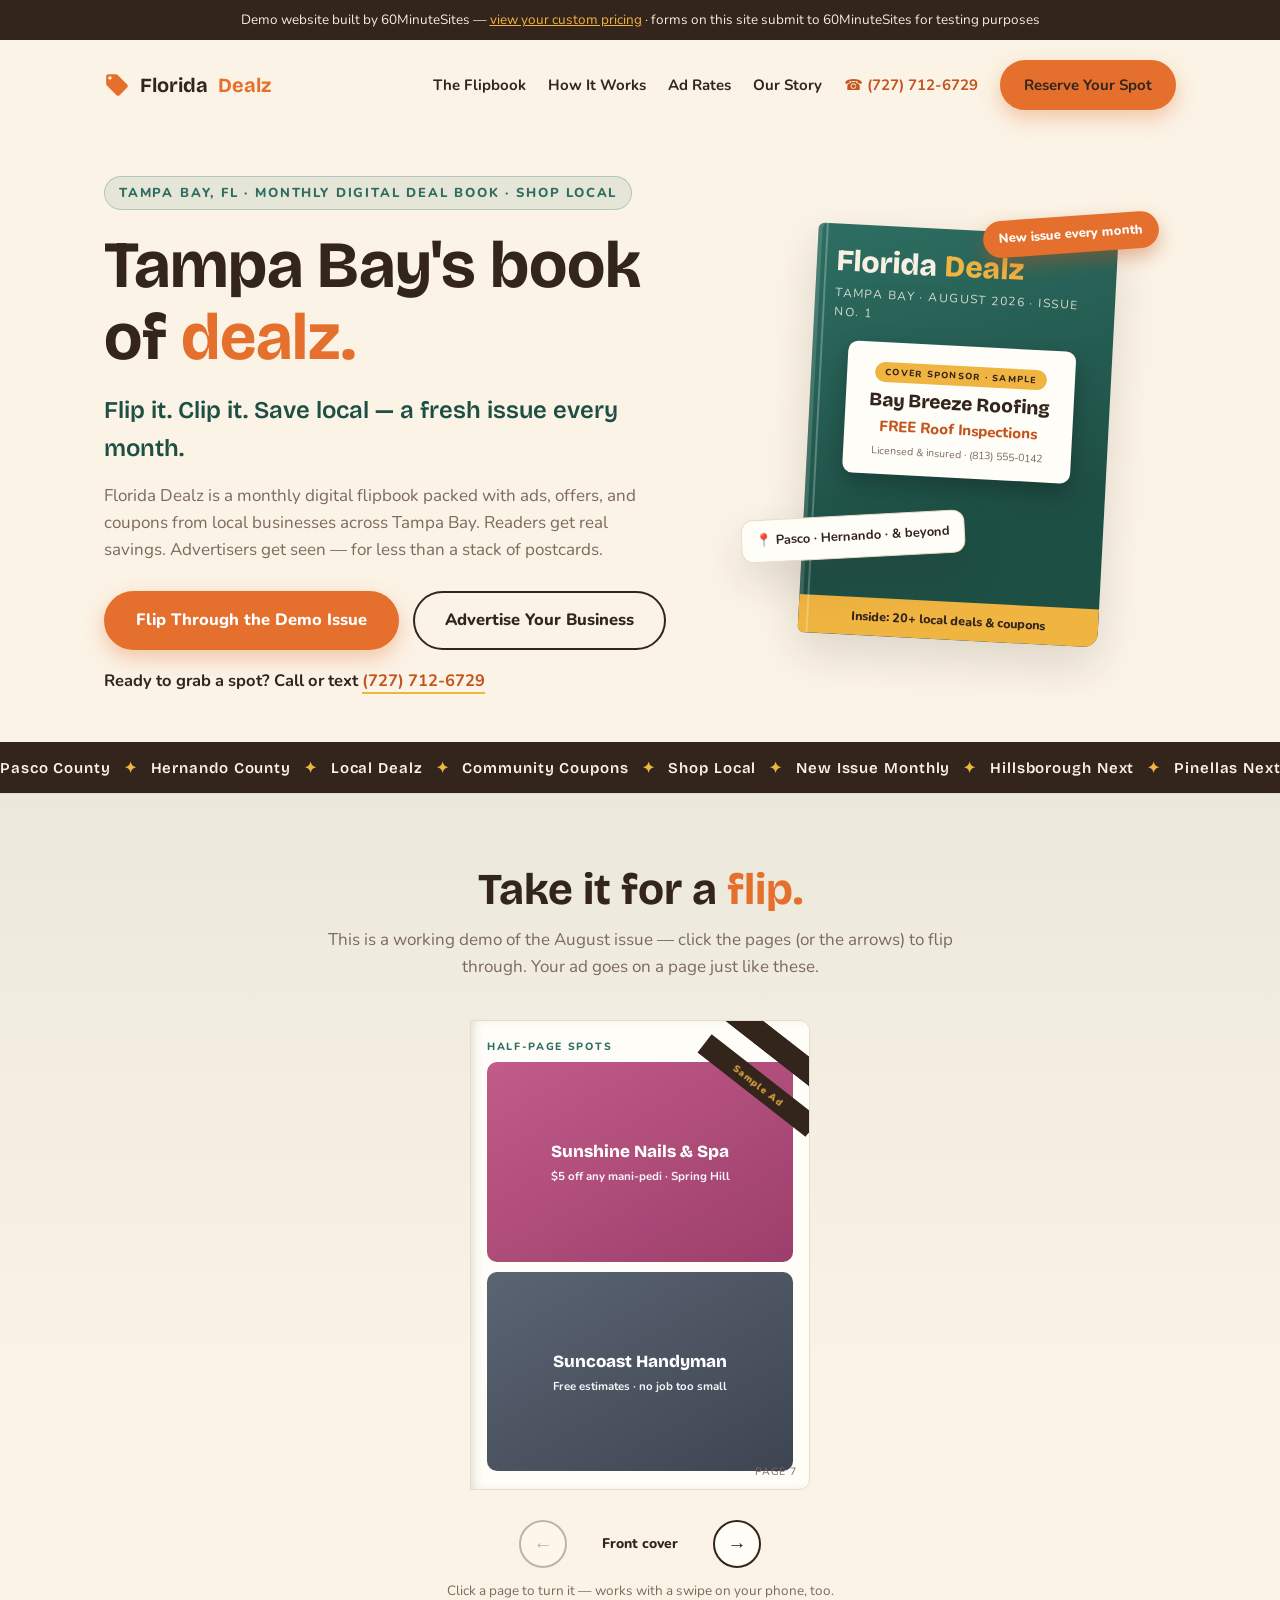
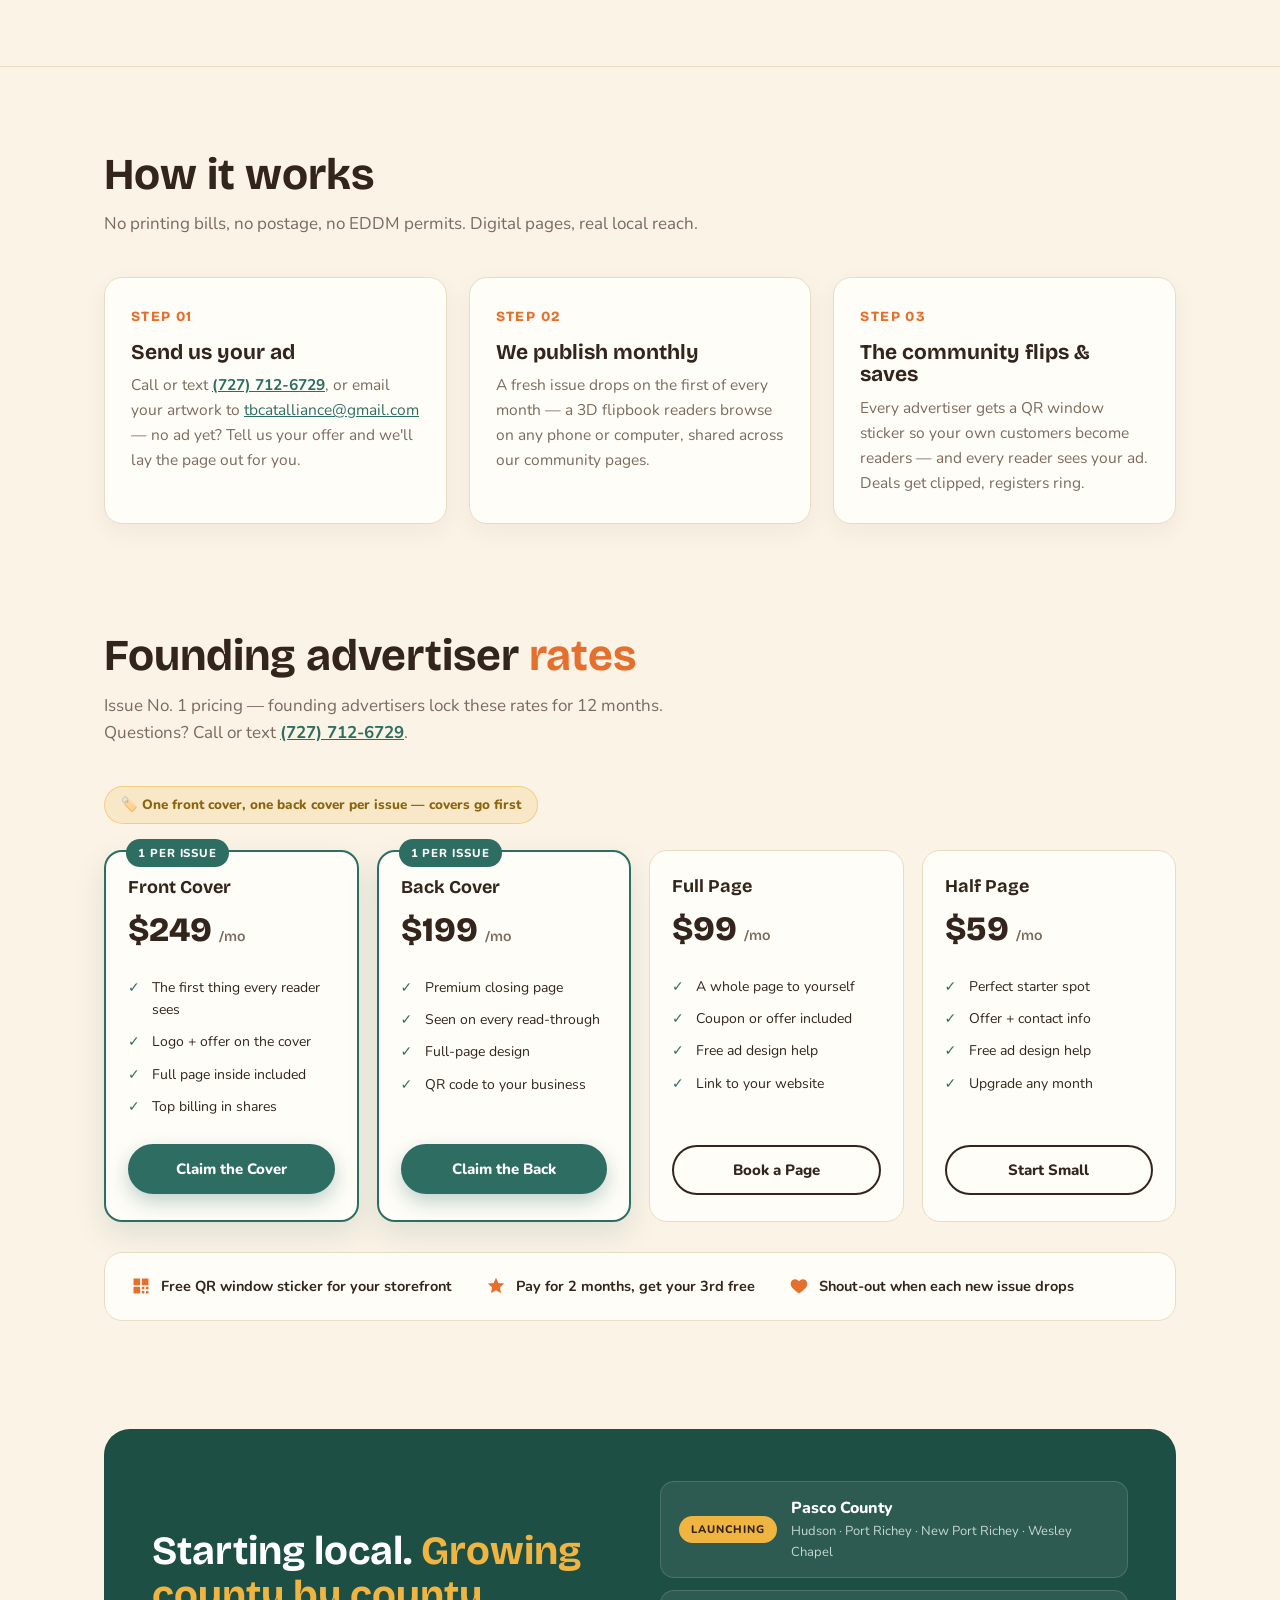
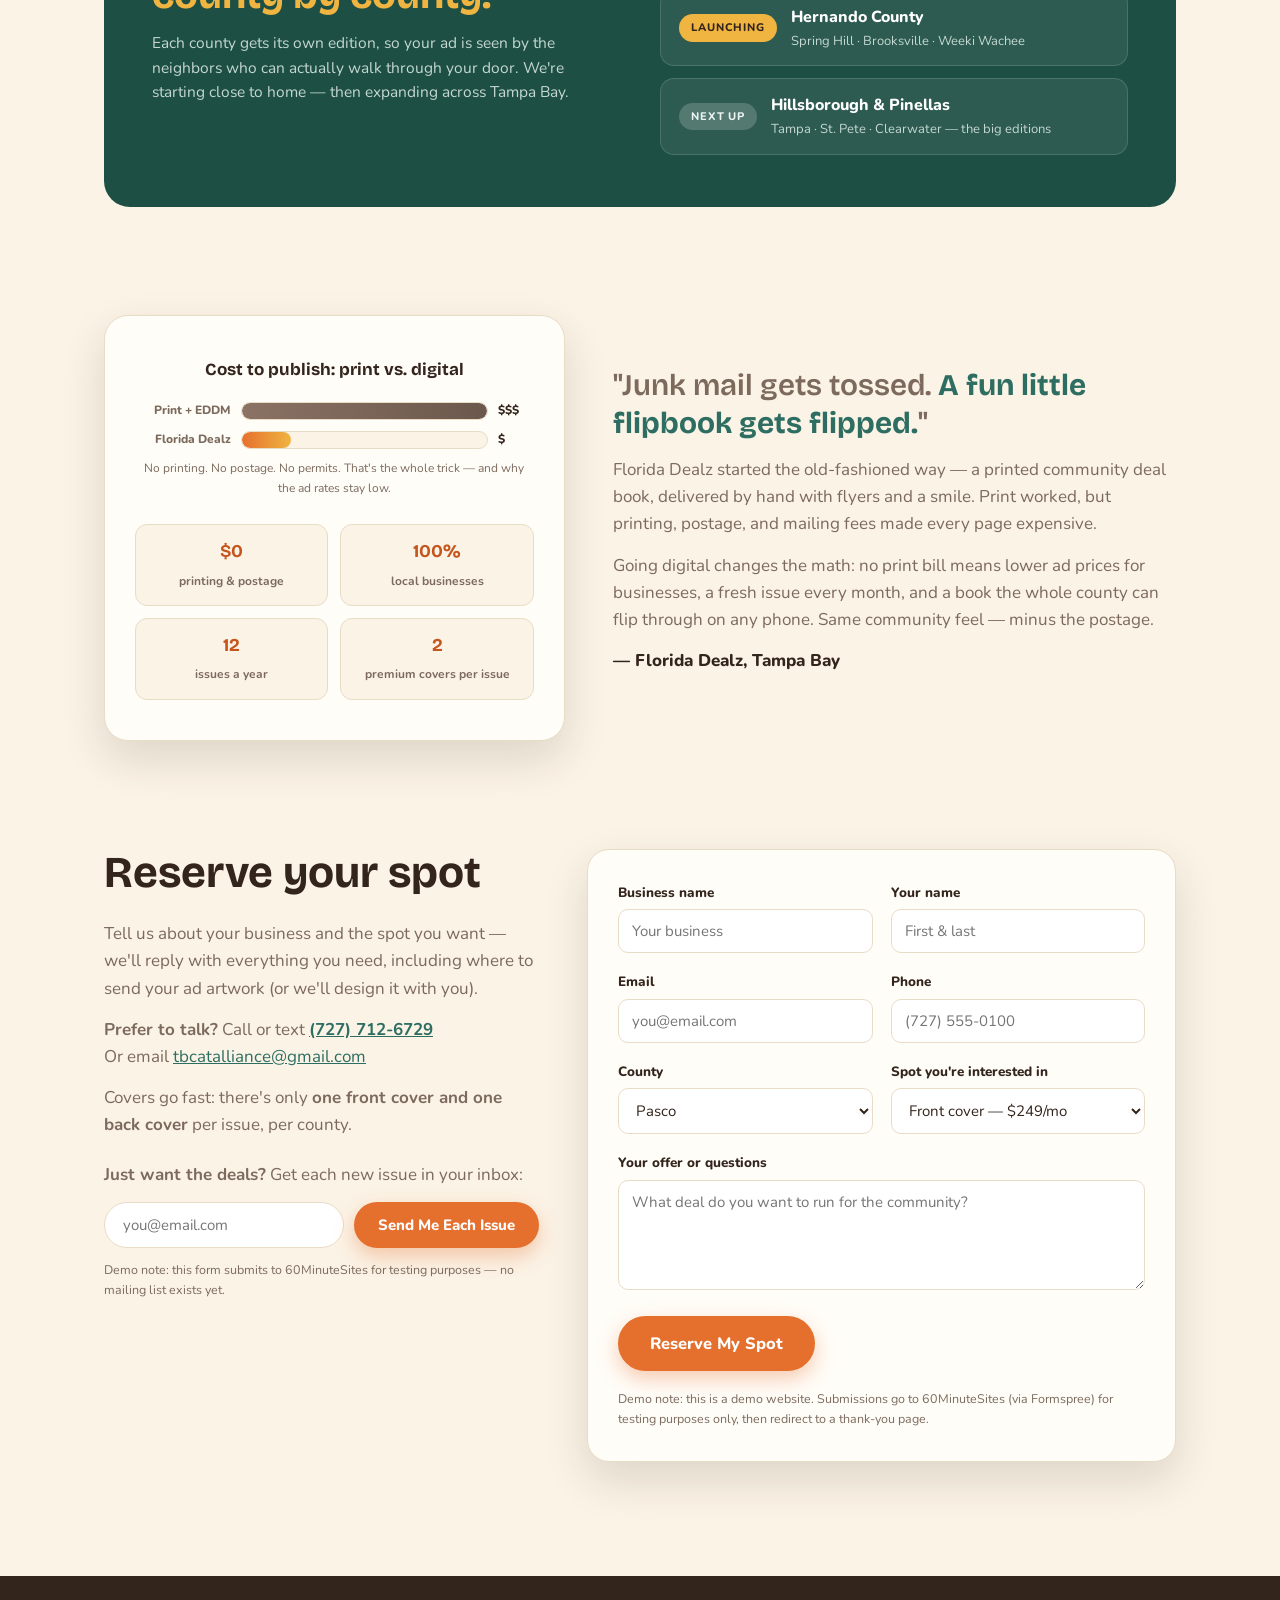
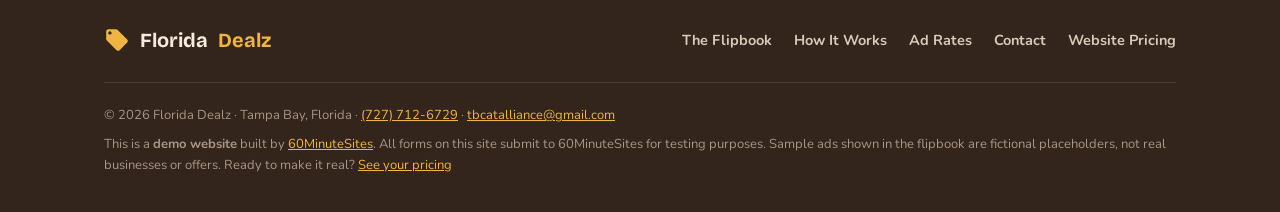
<file: index.html>
<!DOCTYPE html>
<html lang="en">
<head>
  <meta charset="UTF-8">
  <meta name="viewport" content="width=device-width, initial-scale=1.0">
  <title>Florida Dealz — Tampa Bay's Monthly Digital Deal Flipbook</title>
  <meta name="description" content="Florida Dealz — a monthly digital flipbook of local ads, offers, and coupons across Tampa Bay. Advertise your business for less than print.">
  <meta name="robots" content="noindex">
  <link rel="icon" href="data:image/svg+xml,%3Csvg xmlns='http://www.w3.org/2000/svg' viewBox='0 0 24 24'%3E%3Cpath fill='%23E5702E' d='M21.41 11.58l-9-9C12.05 2.22 11.55 2 11 2H4c-1.1 0-2 .9-2 2v7c0 .55.22 1.05.59 1.42l9 9c.36.36.86.58 1.41.58s1.05-.22 1.41-.59l7-7c.37-.36.59-.86.59-1.41 0-.55-.22-1.06-.59-1.42zM5.5 7C4.67 7 4 6.33 4 5.5S4.67 4 5.5 4 7 4.67 7 5.5 6.33 7 5.5 7z'/%3E%3C/svg%3E">
  <link rel="preconnect" href="https://fonts.googleapis.com">
  <link rel="preconnect" href="https://fonts.gstatic.com" crossorigin>
  <link href="https://fonts.googleapis.com/css2?family=Bricolage+Grotesque:wght@500;600;700;800&family=Nunito:ital,wght@0,400;0,600;0,700;0,800;1,400&display=swap" rel="stylesheet">
  <link rel="stylesheet" href="assets/style.css">
</head>
<body>

  <div class="demo-bar">
    Demo website built by 60MinuteSites — <a href="pricing.html">view your custom pricing</a> · forms on this site submit to 60MinuteSites for testing purposes
  </div>

  <div class="wrap">
    <nav>
      <a class="nav-logo" href="index.html">
        <svg class="mark" viewBox="0 0 24 24" aria-hidden="true"><path d="M21.41 11.58l-9-9C12.05 2.22 11.55 2 11 2H4c-1.1 0-2 .9-2 2v7c0 .55.22 1.05.59 1.42l9 9c.36.36.86.58 1.41.58s1.05-.22 1.41-.59l7-7c.37-.36.59-.86.59-1.41 0-.55-.22-1.06-.59-1.42zM5.5 7C4.67 7 4 6.33 4 5.5S4.67 4 5.5 4 7 4.67 7 5.5 6.33 7 5.5 7z"/></svg>
        Florida <em>Dealz</em>
      </a>
      <div class="nav-links">
        <a href="#flipbook">The Flipbook</a>
        <a href="#how">How It Works</a>
        <a href="#rates">Ad Rates</a>
        <a href="#about">Our Story</a>
        <a href="tel:7277126729" class="nav-phone">☎ (727) 712-6729</a>
        <a href="#contact" class="btn btn-solid">Reserve Your Spot</a>
      </div>
    </nav>
  </div>

  <header class="wrap hero">
    <div>
      <div class="eyebrow">Tampa Bay, FL · Monthly Digital Deal Book · Shop Local</div>
      <h1>Tampa Bay's book of <em>dealz.</em></h1>
      <p class="tagline">Flip it. Clip it. Save local — a fresh issue every month.</p>
      <p class="sub">Florida Dealz is a monthly digital flipbook packed with ads, offers, and coupons from local businesses across Tampa Bay. Readers get real savings. Advertisers get seen — for less than a stack of postcards.</p>
      <div class="hero-ctas">
        <a href="#flipbook" class="btn btn-solid btn-lg">Flip Through the Demo Issue</a>
        <a href="#rates" class="btn btn-ghost btn-lg">Advertise Your Business</a>
      </div>
      <p class="hero-phone">Ready to grab a spot? Call or text <a href="tel:7277126729">(727) 712-6729</a></p>
    </div>
    <div class="cover-mock-zone">
      <div class="cover-mock">
        <div class="masthead">Florida <span>Dealz</span></div>
        <div class="issue">Tampa Bay · August 2026 · Issue No. 1</div>
        <div class="cover-ad">
          <div class="cover-ad-chip">Cover Sponsor · Sample</div>
          <div class="cover-ad-name">Bay Breeze Roofing</div>
          <div class="cover-ad-offer">FREE Roof Inspections</div>
          <div class="cover-ad-sub">Licensed &amp; insured · (813) 555-0142</div>
        </div>
        <div class="cover-strip">Inside: 20+ local deals &amp; coupons</div>
      </div>
      <div class="cover-badge">New issue every month</div>
      <div class="cover-badge-2">📍 Pasco · Hernando · &amp; beyond</div>
    </div>
  </header>

  <div class="marquee" aria-hidden="true">
    <div class="marquee-inner">
      <span>Pasco County <b>✦</b> Hernando County <b>✦</b> Local Dealz <b>✦</b> Community Coupons <b>✦</b> Shop Local <b>✦</b> New Issue Monthly <b>✦</b> Hillsborough Next <b>✦</b> Pinellas Next <b>✦</b></span>
      <span>Pasco County <b>✦</b> Hernando County <b>✦</b> Local Dealz <b>✦</b> Community Coupons <b>✦</b> Shop Local <b>✦</b> New Issue Monthly <b>✦</b> Hillsborough Next <b>✦</b> Pinellas Next <b>✦</b></span>
    </div>
  </div>

  <section id="flipbook" class="flipbook-zone">
    <div class="wrap">
      <div class="section-head center">
        <h2>Take it for a <em>flip.</em></h2>
        <p>This is a working demo of the August issue — click the pages (or the arrows) to flip through. Your ad goes on a page just like these.</p>
      </div>

      <div class="fb-wrap">
        <div class="fb-fit">
          <div class="fb-stage" id="fbStage">
            <div class="book at-start" id="book">

              <!-- Leaf 1: cover / where the money goes -->
              <div class="leaf">
                <div class="face front pg-cover">
                  <div class="masthead">Florida <span>Dealz</span></div>
                  <div class="issue">Tampa Bay · August 2026 · Issue No. 1</div>
                  <div class="cover-ad">
                    <div class="cover-ad-chip">Cover Sponsor · Sample</div>
                    <div class="cover-ad-name">Bay Breeze Roofing</div>
                    <div class="cover-ad-offer">FREE Roof Inspections</div>
                    <div class="cover-ad-sub">Licensed &amp; insured · (813) 555-0142</div>
                  </div>
                  <div class="cover-strip">This cover spot could be yours — rates inside</div>
                </div>
                <div class="face back pg">
                  <div class="pg-kicker">Welcome to Issue No. 1</div>
                  <h4>Flip. Clip. Save local.</h4>
                  <p>Florida Dealz is Tampa Bay's monthly deal book — every page is a local business with a real offer.</p>
                  <ul>
                    <li><strong>New issue</strong> — on the 1st of every month</li>
                    <li><strong>Real deals</strong> — show the page at the register</li>
                    <li><strong>All local</strong> — your neighbors, not big chains</li>
                    <li><strong>Your ad here?</strong> — call (727) 712-6729</li>
                  </ul>
                  <span class="page-num">PAGE 2</span>
                </div>
              </div>

              <!-- Leaf 2: sample full-page ads -->
              <div class="leaf">
                <div class="face front pg-ad">
                  <div class="sample-tag">Sample Ad</div>
                  <div class="ad-logo" style="color: var(--teal-deep);">Bayside Lawn Care</div>
                  <div class="ad-tag">Mowing · trimming · cleanups · Port Richey</div>
                  <div class="ad-art" style="background: linear-gradient(150deg, #2E6E62, #1E4F45);">
                    <div class="big">20% OFF</div>
                    <div class="small">your first full-service mow</div>
                  </div>
                  <div class="coupon">✂ Mention Florida Dealz to redeem</div>
                  <div class="ad-contact">(727) 555-0134 · baysidelawn.example</div>
                  <span class="page-num">PAGE 3</span>
                </div>
                <div class="face back pg-ad">
                  <div class="sample-tag">Sample Ad</div>
                  <div class="ad-logo" style="color: #A33B1A;">Little Road Pizza Co.</div>
                  <div class="ad-tag">Hand-tossed &amp; family-owned · Hudson</div>
                  <div class="ad-art" style="background: linear-gradient(150deg, #E5702E, #C4551D);">
                    <div class="big">BOGO</div>
                    <div class="small">large pies, every Tuesday</div>
                  </div>
                  <div class="coupon">🍕 Show this page at the counter</div>
                  <div class="ad-contact">(727) 555-0192 · littleroadpizza.example</div>
                  <span class="page-num">PAGE 4</span>
                </div>
              </div>

              <!-- Leaf 3: sample ad / deal of the month -->
              <div class="leaf">
                <div class="face front pg-ad">
                  <div class="sample-tag">Sample Ad</div>
                  <div class="ad-logo" style="color: #2B5D8C;">Gulf Breeze A/C &amp; Heat</div>
                  <div class="ad-tag">Licensed &amp; insured · Serving Pasco + Hernando</div>
                  <div class="ad-art" style="background: linear-gradient(150deg, #3B7BB8, #2B5D8C);">
                    <div class="big">$49</div>
                    <div class="small">summer tune-up special</div>
                  </div>
                  <div class="coupon">❄ Flipbook readers only — code MEOW</div>
                  <div class="ad-contact">(352) 555-0117 · gulfbreezeac.example</div>
                  <span class="page-num">PAGE 5</span>
                </div>
                <div class="face back pg pg-ad">
                  <div class="sample-tag">Sample Ad</div>
                  <div class="pg-kicker">Deal of the Month</div>
                  <h4>Reader favorite</h4>
                  <p>One advertiser's offer gets the spotlight page every issue — a free upgrade that rotates monthly.</p>
                  <div class="ad-art" style="background: linear-gradient(150deg, #F0B441, #D89A1F); color: var(--ink); margin-top: 12px;">
                    <div class="big">$5</div>
                    <div class="small">Wash Wednesdays · Suncoast Car Wash</div>
                  </div>
                  <div class="coupon" style="margin-top: 10px;">🚗 This spotlight could be your deal</div>
                  <span class="page-num">PAGE 6</span>
                </div>
              </div>

              <!-- Leaf 4: half-page demo / back cover -->
              <div class="leaf">
                <div class="face front pg" style="padding: 18px 16px;">
                  <div class="pg-kicker" style="margin-bottom: 6px;">Half-Page Spots</div>
                  <div class="half-stack">
                    <div class="half-ad" style="background: linear-gradient(150deg, #C25B8A, #9C3E6B); position: relative;">
                      <div class="sample-tag">Sample Ad</div>
                      <div class="h-name">Sunshine Nails &amp; Spa</div>
                      <div class="h-offer">$5 off any mani-pedi · Spring Hill</div>
                    </div>
                    <div class="half-ad" style="background: linear-gradient(150deg, #5B6473, #3E4552);">
                      <div class="h-name">Suncoast Handyman</div>
                      <div class="h-offer">Free estimates · no job too small</div>
                    </div>
                  </div>
                  <span class="page-num">PAGE 7</span>
                </div>
                <div class="face back pg-backcover">
                  <h4>This spot is<br>waiting for you.</h4>
                  <p>The back cover — premium placement, seen on every close. One business per issue.</p>
                  <p style="font-weight: 800; font-size: 14px; margin-top: 6px;">Call or text (727) 712-6729</p>
                  <div class="qr-mock" aria-hidden="true"></div>
                  <div class="qr-cap">Scan · Shop · Save Local</div>
                </div>
              </div>

            </div>
            <button class="fb-hot left" id="hotPrev" aria-label="Previous page"></button>
            <button class="fb-hot right" id="hotNext" aria-label="Next page"></button>
          </div>
        </div>

        <div class="fb-controls">
          <button class="fb-btn" id="btnPrev" aria-label="Previous page">←</button>
          <div class="fb-counter" id="fbCounter">Front cover</div>
          <button class="fb-btn" id="btnNext" aria-label="Next page">→</button>
        </div>
        <p class="fb-hint">Click a page to turn it — works with a swipe on your phone, too.</p>
      </div>
    </div>
  </section>

  <section id="how" class="wrap">
    <div class="section-head">
      <h2>How it works</h2>
      <p>No printing bills, no postage, no EDDM permits. Digital pages, real local reach.</p>
    </div>
    <div class="cards">
      <div class="card">
        <div class="num">STEP 01</div>
        <h3>Send us your ad</h3>
        <p>Call or text <a href="tel:7277126729"><strong>(727) 712-6729</strong></a>, or email your artwork to <a href="mailto:tbcatalliance@gmail.com">tbcatalliance@gmail.com</a> — no ad yet? Tell us your offer and we'll lay the page out for you.</p>
      </div>
      <div class="card">
        <div class="num">STEP 02</div>
        <h3>We publish monthly</h3>
        <p>A fresh issue drops on the first of every month — a 3D flipbook readers browse on any phone or computer, shared across our community pages.</p>
      </div>
      <div class="card">
        <div class="num">STEP 03</div>
        <h3>The community flips &amp; saves</h3>
        <p>Every advertiser gets a QR window sticker so your own customers become readers — and every reader sees your ad. Deals get clipped, registers ring.</p>
      </div>
    </div>
  </section>

  <section id="rates" class="wrap">
    <div class="section-head">
      <h2>Founding advertiser <em>rates</em></h2>
      <p>Issue No. 1 pricing — founding advertisers lock these rates for 12 months. Questions? Call or text <a href="tel:7277126729"><strong>(727) 712-6729</strong></a>.</p>
    </div>
    <div class="rates-note">🏷️ One front cover, one back cover per issue — covers go first</div>
    <div class="rates">
      <div class="rate premium">
        <div class="flag">1 per issue</div>
        <h3>Front Cover</h3>
        <div class="price">$249 <small>/mo</small></div>
        <ul>
          <li>The first thing every reader sees</li>
          <li>Logo + offer on the cover</li>
          <li>Full page inside included</li>
          <li>Top billing in shares</li>
        </ul>
        <a class="btn btn-teal" href="#contact">Claim the Cover</a>
      </div>
      <div class="rate premium">
        <div class="flag">1 per issue</div>
        <h3>Back Cover</h3>
        <div class="price">$199 <small>/mo</small></div>
        <ul>
          <li>Premium closing page</li>
          <li>Seen on every read-through</li>
          <li>Full-page design</li>
          <li>QR code to your business</li>
        </ul>
        <a class="btn btn-teal" href="#contact">Claim the Back</a>
      </div>
      <div class="rate">
        <h3>Full Page</h3>
        <div class="price">$99 <small>/mo</small></div>
        <ul>
          <li>A whole page to yourself</li>
          <li>Coupon or offer included</li>
          <li>Free ad design help</li>
          <li>Link to your website</li>
        </ul>
        <a class="btn btn-ghost" href="#contact">Book a Page</a>
      </div>
      <div class="rate">
        <h3>Half Page</h3>
        <div class="price">$59 <small>/mo</small></div>
        <ul>
          <li>Perfect starter spot</li>
          <li>Offer + contact info</li>
          <li>Free ad design help</li>
          <li>Upgrade any month</li>
        </ul>
        <a class="btn btn-ghost" href="#contact">Start Small</a>
      </div>
    </div>
    <div class="rate-perks">
      <span class="perk">
        <svg viewBox="0 0 24 24" aria-hidden="true"><path d="M3 3h8v8H3zm10 0h8v8h-8zM3 13h8v8H3zm10 0h3v3h-3zm5 0h3v3h-3zm-5 5h3v3h-3zm5 0h3v3h-3z"/></svg>
        Free QR window sticker for your storefront
      </span>
      <span class="perk">
        <svg viewBox="0 0 24 24" aria-hidden="true"><path d="M12 2l2.9 6.3 6.9.8-5.1 4.7 1.4 6.8L12 17.2 5.9 20.6l1.4-6.8L2.2 9.1l6.9-.8z"/></svg>
        Pay for 2 months, get your 3rd free
      </span>
      <span class="perk">
        <svg viewBox="0 0 24 24" aria-hidden="true"><path d="M12 21C6.9 17.5 2 13.8 2 9.4 2 6.4 4.4 4 7.4 4c1.8 0 3.5.9 4.6 2.3C13.1 4.9 14.8 4 16.6 4 19.6 4 22 6.4 22 9.4c0 4.4-4.9 8.1-10 11.6z"/></svg>
        Shout-out when each new issue drops
      </span>
    </div>
  </section>

  <section class="wrap" id="coverage">
    <div class="coverage">
      <div>
        <h2>Starting local. <em>Growing county by county.</em></h2>
        <p>Each county gets its own edition, so your ad is seen by the neighbors who can actually walk through your door. We're starting close to home — then expanding across Tampa Bay.</p>
      </div>
      <div class="county-list">
        <div class="county">
          <span class="badge">Launching</span>
          <div>
            <div class="cname">Pasco County</div>
            <div class="cdesc">Hudson · Port Richey · New Port Richey · Wesley Chapel</div>
          </div>
        </div>
        <div class="county">
          <span class="badge">Launching</span>
          <div>
            <div class="cname">Hernando County</div>
            <div class="cdesc">Spring Hill · Brooksville · Weeki Wachee</div>
          </div>
        </div>
        <div class="county soon">
          <span class="badge">Next Up</span>
          <div>
            <div class="cname">Hillsborough &amp; Pinellas</div>
            <div class="cdesc">Tampa · St. Pete · Clearwater — the big editions</div>
          </div>
        </div>
      </div>
    </div>
  </section>

  <section id="about" class="wrap">
    <div class="about-grid">
      <div class="about-art">
        <div class="ig-title">Cost to publish: print vs. digital</div>
        <div class="ig-row">
          <span class="ig-label">Print + EDDM</span>
          <div class="ig-track"><div class="ig-bar ig-bar-print" style="width: 100%;"></div></div>
          <span class="ig-val">$$$</span>
        </div>
        <div class="ig-row">
          <span class="ig-label">Florida Dealz</span>
          <div class="ig-track"><div class="ig-bar ig-bar-digital" style="width: 20%;"></div></div>
          <span class="ig-val">$</span>
        </div>
        <div class="ig-note">No printing. No postage. No permits. That's the whole trick — and why the ad rates stay low.</div>
        <div class="about-stats">
          <div class="stat"><b>$0</b><span>printing &amp; postage</span></div>
          <div class="stat"><b>100%</b><span>local businesses</span></div>
          <div class="stat"><b>12</b><span>issues a year</span></div>
          <div class="stat"><b>2</b><span>premium covers per issue</span></div>
        </div>
      </div>
      <div class="about-copy">
        <p class="big-quote">"Junk mail gets tossed. <strong>A fun little flipbook gets flipped.</strong>"</p>
        <p>Florida Dealz started the old-fashioned way — a printed community deal book, delivered by hand with flyers and a smile. Print worked, but printing, postage, and mailing fees made every page expensive.</p>
        <p>Going digital changes the math: no print bill means lower ad prices for businesses, a fresh issue every month, and a book the whole county can flip through on any phone. Same community feel — minus the postage.</p>
        <p class="sig">— Florida Dealz, Tampa Bay</p>
      </div>
    </div>
  </section>

  <section id="contact" class="wrap">
    <div class="contact-grid">
      <div class="contact-side">
        <div class="section-head" style="margin-bottom:24px;">
          <h2>Reserve your spot</h2>
        </div>
        <p>Tell us about your business and the spot you want — we'll reply with everything you need, including where to send your ad artwork (or we'll design it with you).</p>
        <p><strong>Prefer to talk?</strong> Call or text <a href="tel:7277126729"><strong>(727) 712-6729</strong></a><br>Or email <a href="mailto:tbcatalliance@gmail.com">tbcatalliance@gmail.com</a></p>
        <p>Covers go fast: there's only <strong>one front cover and one back cover</strong> per issue, per county.</p>
        <p style="margin-top:22px;"><strong>Just want the deals?</strong> Get each new issue in your inbox:</p>
        <form class="notify-form" action="https://formspree.io/f/xojeqvng" method="POST">
          <input type="hidden" name="_subject" value="Florida Dealz DEMO — Reader signup">
          <input type="hidden" name="_next" class="next-url" value="thank-you.html">
          <input type="hidden" name="site" value="florida-dealz (demo)">
          <input type="email" name="email" placeholder="you@email.com" required>
          <button type="submit" class="btn btn-solid">Send Me Each Issue</button>
        </form>
        <p class="form-disclaimer" style="margin-top:12px;">Demo note: this form submits to 60MinuteSites for testing purposes — no mailing list exists yet.</p>
      </div>
      <form class="contact-form" action="https://formspree.io/f/xojeqvng" method="POST">
        <input type="hidden" name="_subject" value="Florida Dealz DEMO — Ad spot inquiry">
        <input type="hidden" name="_next" class="next-url" value="thank-you.html">
        <input type="hidden" name="site" value="florida-dealz (demo)">
        <div>
          <label for="business">Business name</label>
          <input type="text" id="business" name="business" placeholder="Your business" required>
        </div>
        <div>
          <label for="name">Your name</label>
          <input type="text" id="name" name="name" placeholder="First &amp; last" required>
        </div>
        <div>
          <label for="email">Email</label>
          <input type="email" id="email" name="email" placeholder="you@email.com" required>
        </div>
        <div>
          <label for="phone">Phone</label>
          <input type="tel" id="phone" name="phone" placeholder="(727) 555-0100">
        </div>
        <div>
          <label for="county">County</label>
          <select id="county" name="county">
            <option>Pasco</option>
            <option>Hernando</option>
            <option>Hillsborough</option>
            <option>Pinellas</option>
            <option>Other Florida</option>
          </select>
        </div>
        <div>
          <label for="spot">Spot you're interested in</label>
          <select id="spot" name="spot">
            <option>Front cover — $249/mo</option>
            <option>Back cover — $199/mo</option>
            <option>Full page — $99/mo</option>
            <option>Half page — $59/mo</option>
            <option>Not sure yet</option>
          </select>
        </div>
        <div class="full">
          <label for="message">Your offer or questions</label>
          <textarea id="message" name="message" placeholder="What deal do you want to run for the community?"></textarea>
        </div>
        <div class="full">
          <button type="submit" class="btn btn-solid btn-lg">Reserve My Spot</button>
        </div>
        <p class="form-disclaimer full">Demo note: this is a demo website. Submissions go to 60MinuteSites (via Formspree) for testing purposes only, then redirect to a thank-you page.</p>
      </form>
    </div>
  </section>

  <footer>
    <div class="wrap">
      <div class="footer-grid">
        <a class="nav-logo" href="index.html">
          <svg class="mark" viewBox="0 0 24 24" aria-hidden="true"><path d="M21.41 11.58l-9-9C12.05 2.22 11.55 2 11 2H4c-1.1 0-2 .9-2 2v7c0 .55.22 1.05.59 1.42l9 9c.36.36.86.58 1.41.58s1.05-.22 1.41-.59l7-7c.37-.36.59-.86.59-1.41 0-.55-.22-1.06-.59-1.42zM5.5 7C4.67 7 4 6.33 4 5.5S4.67 4 5.5 4 7 4.67 7 5.5 6.33 7 5.5 7z"/></svg>
          Florida <em>Dealz</em>
        </a>
        <div class="footer-links">
          <a href="#flipbook">The Flipbook</a>
          <a href="#how">How It Works</a>
          <a href="#rates">Ad Rates</a>
          <a href="#contact">Contact</a>
          <a href="pricing.html">Website Pricing</a>
        </div>
      </div>
      <div class="footer-legal">
        <p>© 2026 Florida Dealz · Tampa Bay, Florida · <a href="tel:7277126729">(727) 712-6729</a> · <a href="mailto:tbcatalliance@gmail.com">tbcatalliance@gmail.com</a></p>
        <p style="margin-top:8px;">This is a <strong>demo website</strong> built by <a href="https://60minutesites.com" target="_blank" rel="noopener">60MinuteSites</a>. All forms on this site submit to 60MinuteSites for testing purposes. Sample ads shown in the flipbook are fictional placeholders, not real businesses or offers. Ready to make it real? <a href="pricing.html">See your pricing</a></p>
      </div>
    </div>
  </footer>

  <script>
    // make form redirects absolute so _next works on any host
    document.querySelectorAll('.next-url').forEach(function (i) {
      i.value = new URL(i.getAttribute('value'), window.location.href).href;
    });

    // ---------- flipbook ----------
    (function () {
      var stage = document.getElementById('fbStage');
      var book = document.getElementById('book');
      var leaves = Array.prototype.slice.call(book.querySelectorAll('.leaf'));
      var N = leaves.length;
      var cur = 0; // number of leaves flipped
      var settleTimer = null;

      var btnPrev = document.getElementById('btnPrev');
      var btnNext = document.getElementById('btnNext');
      var hotPrev = document.getElementById('hotPrev');
      var hotNext = document.getElementById('hotNext');
      var counter = document.getElementById('fbCounter');

      function settleZ() {
        leaves.forEach(function (leaf, i) {
          leaf.style.zIndex = (i < cur) ? (i + 1) : (N - i);
        });
      }

      function label() {
        if (cur === 0) return 'Front cover';
        if (cur === N) return 'Back cover';
        return 'Pages ' + (2 * cur) + '–' + (2 * cur + 1) + ' of 8';
      }

      function update(animLeaf) {
        leaves.forEach(function (leaf, i) {
          leaf.classList.toggle('flipped', i < cur);
        });
        if (animLeaf) {
          animLeaf.style.zIndex = 100; // ride above the stack while turning
          clearTimeout(settleTimer);
          settleTimer = setTimeout(settleZ, 960);
        } else {
          settleZ();
        }
        book.classList.toggle('at-start', cur === 0);
        book.classList.toggle('at-end', cur === N);
        counter.textContent = label();
        btnPrev.disabled = cur === 0;
        btnNext.disabled = cur === N;
      }

      function next() { if (cur < N) { cur++; update(leaves[cur - 1]); } }
      function prev() { if (cur > 0) { cur--; update(leaves[cur]); } }

      btnNext.addEventListener('click', next);
      btnPrev.addEventListener('click', prev);
      hotNext.addEventListener('click', next);
      hotPrev.addEventListener('click', prev);
      document.addEventListener('keydown', function (e) {
        if (e.key === 'ArrowRight') next();
        if (e.key === 'ArrowLeft') prev();
      });

      // touch swipe
      var touchX = null;
      stage.addEventListener('touchstart', function (e) {
        touchX = e.touches[0].clientX;
      }, { passive: true });
      stage.addEventListener('touchend', function (e) {
        if (touchX === null) return;
        var dx = e.changedTouches[0].clientX - touchX;
        if (dx < -40) next();
        if (dx > 40) prev();
        touchX = null;
      }, { passive: true });

      // scale the fixed-size stage to fit small screens
      var BW = 680, BH = 470;
      var fit = function () {
        var wrapEl = stage.parentElement; // .fb-fit
        var avail = wrapEl.clientWidth;
        var k = Math.min(1, avail / BW);
        stage.style.transform = 'scale(' + k + ')';
        wrapEl.style.height = (BH * k) + 'px';
      };
      window.addEventListener('resize', fit);
      fit();

      update();
    })();
  </script>
</body>
</html>
</file>
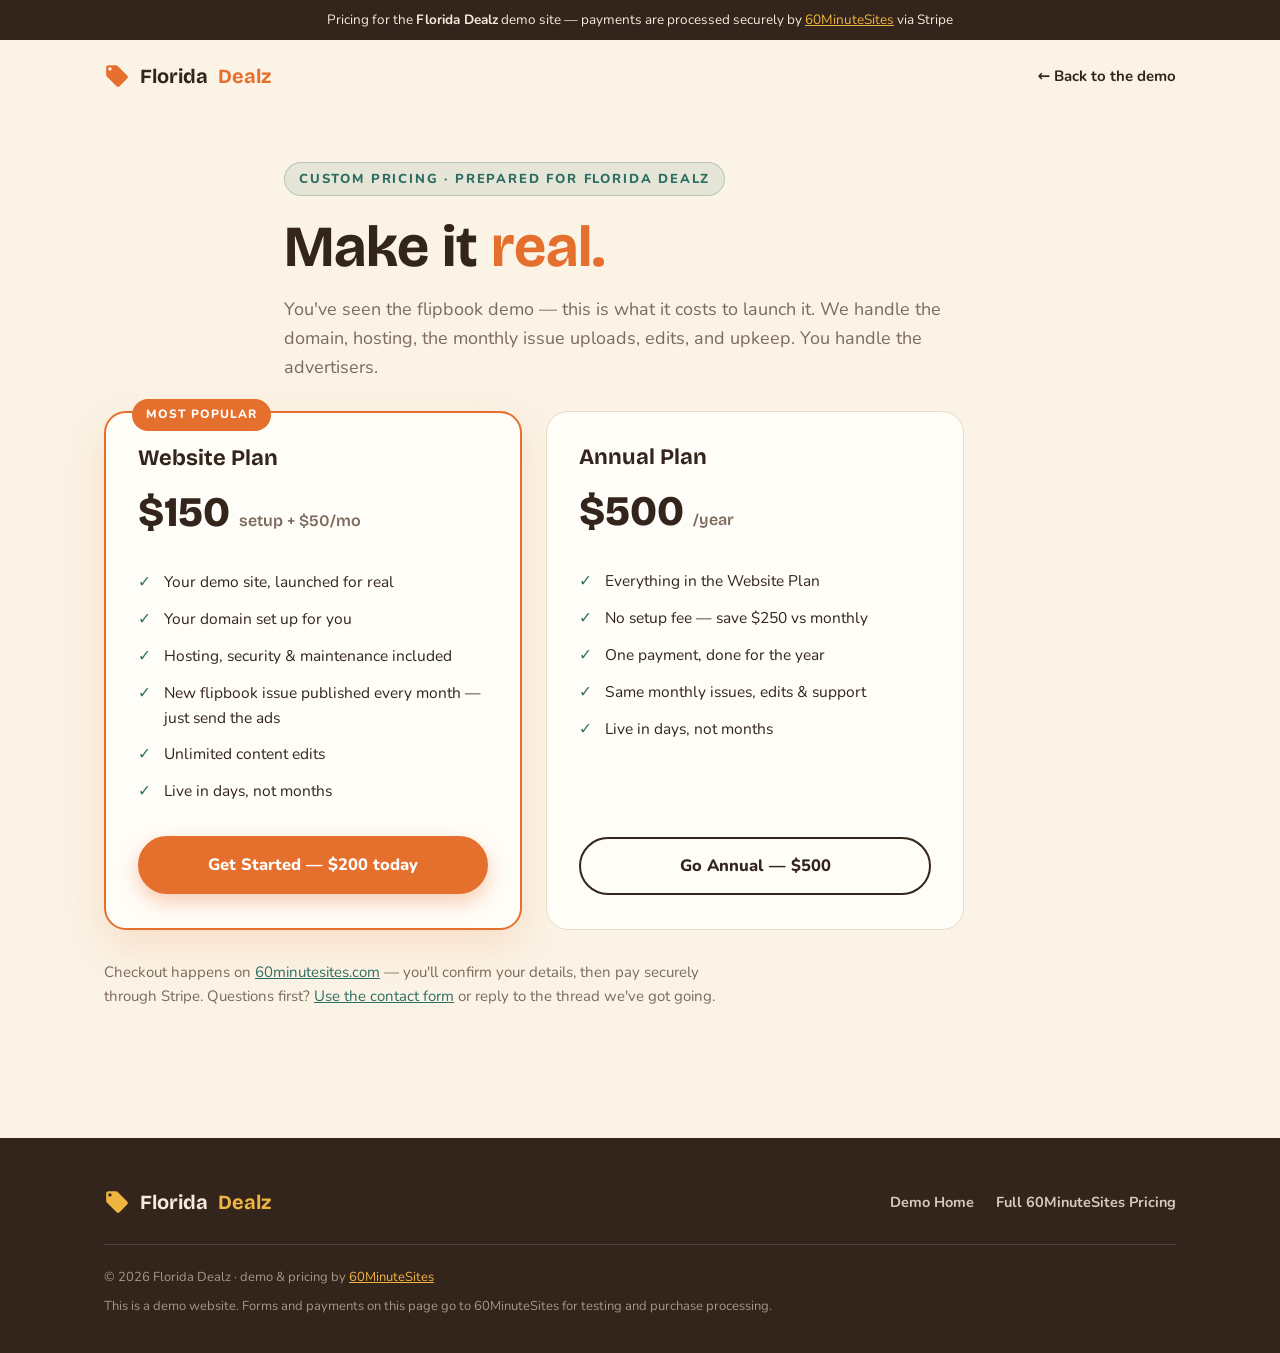
<file: pricing.html>
<!DOCTYPE html>
<html lang="en">
<head>
  <meta charset="UTF-8">
  <meta name="viewport" content="width=device-width, initial-scale=1.0">
  <title>Website Pricing — Florida Dealz</title>
  <meta name="description" content="Custom website pricing for the Florida Dealz community flipbook, built by 60MinuteSites.">
  <meta name="robots" content="noindex">
  <link rel="icon" href="data:image/svg+xml,%3Csvg xmlns='http://www.w3.org/2000/svg' viewBox='0 0 24 24'%3E%3Cpath fill='%23E5702E' d='M21.41 11.58l-9-9C12.05 2.22 11.55 2 11 2H4c-1.1 0-2 .9-2 2v7c0 .55.22 1.05.59 1.42l9 9c.36.36.86.58 1.41.58s1.05-.22 1.41-.59l7-7c.37-.36.59-.86.59-1.41 0-.55-.22-1.06-.59-1.42zM5.5 7C4.67 7 4 6.33 4 5.5S4.67 4 5.5 4 7 4.67 7 5.5 6.33 7 5.5 7z'/%3E%3C/svg%3E">
  <link rel="preconnect" href="https://fonts.googleapis.com">
  <link rel="preconnect" href="https://fonts.gstatic.com" crossorigin>
  <link href="https://fonts.googleapis.com/css2?family=Bricolage+Grotesque:wght@500;600;700;800&family=Nunito:ital,wght@0,400;0,600;0,700;0,800;1,400&display=swap" rel="stylesheet">
  <link rel="stylesheet" href="assets/style.css">
</head>
<body>

  <div class="demo-bar">
    Pricing for the <strong>Florida Dealz</strong> demo site — payments are processed securely by <a href="https://60minutesites.com" target="_blank" rel="noopener">60MinuteSites</a> via Stripe
  </div>

  <div class="wrap">
    <nav>
      <a class="nav-logo" href="index.html">
        <svg class="mark" viewBox="0 0 24 24" aria-hidden="true"><path d="M21.41 11.58l-9-9C12.05 2.22 11.55 2 11 2H4c-1.1 0-2 .9-2 2v7c0 .55.22 1.05.59 1.42l9 9c.36.36.86.58 1.41.58s1.05-.22 1.41-.59l7-7c.37-.36.59-.86.59-1.41 0-.55-.22-1.06-.59-1.42zM5.5 7C4.67 7 4 6.33 4 5.5S4.67 4 5.5 4 7 4.67 7 5.5 6.33 7 5.5 7z"/></svg>
        Florida <em>Dealz</em>
      </a>
      <div class="nav-links">
        <a href="index.html">← Back to the demo</a>
      </div>
    </nav>
  </div>

  <header class="wrap pricing-hero">
    <div class="eyebrow">Custom Pricing · Prepared for Florida Dealz</div>
    <h1>Make it <em>real.</em></h1>
    <p>You've seen the flipbook demo — this is what it costs to launch it. We handle the domain, hosting, the monthly issue uploads, edits, and upkeep. You handle the advertisers.</p>
  </header>

  <div class="wrap" style="padding-bottom: 40px;">
    <div class="plans">
      <div class="plan featured">
        <div class="flag">Most Popular</div>
        <h3>Website Plan</h3>
        <div class="price">$150 <small>setup + $50/mo</small></div>
        <ul>
          <li>Your demo site, launched for real</li>
          <li>Your domain set up for you</li>
          <li>Hosting, security &amp; maintenance included</li>
          <li>New flipbook issue published every month — just send the ads</li>
          <li>Unlimited content edits</li>
          <li>Live in days, not months</li>
        </ul>
        <a class="btn btn-solid btn-lg" href="https://60minutesites.com/checkout-information.html?plan=monthly">Get Started — $200 today</a>
      </div>
      <div class="plan">
        <h3>Annual Plan</h3>
        <div class="price">$500 <small>/year</small></div>
        <ul>
          <li>Everything in the Website Plan</li>
          <li>No setup fee — save $250 vs monthly</li>
          <li>One payment, done for the year</li>
          <li>Same monthly issues, edits &amp; support</li>
          <li>Live in days, not months</li>
        </ul>
        <a class="btn btn-ghost btn-lg" href="https://60minutesites.com/checkout-information.html?plan=annual">Go Annual — $500</a>
      </div>
    </div>

    <p class="pricing-note">
      Checkout happens on <a href="https://60minutesites.com" target="_blank" rel="noopener">60minutesites.com</a> — you'll confirm your details, then pay securely through Stripe. Questions first? <a href="index.html#contact">Use the contact form</a> or reply to the thread we've got going.
    </p>
  </div>

  <footer>
    <div class="wrap">
      <div class="footer-grid">
        <a class="nav-logo" href="index.html">
          <svg class="mark" viewBox="0 0 24 24" aria-hidden="true"><path d="M21.41 11.58l-9-9C12.05 2.22 11.55 2 11 2H4c-1.1 0-2 .9-2 2v7c0 .55.22 1.05.59 1.42l9 9c.36.36.86.58 1.41.58s1.05-.22 1.41-.59l7-7c.37-.36.59-.86.59-1.41 0-.55-.22-1.06-.59-1.42zM5.5 7C4.67 7 4 6.33 4 5.5S4.67 4 5.5 4 7 4.67 7 5.5 6.33 7 5.5 7z"/></svg>
          Florida <em>Dealz</em>
        </a>
        <div class="footer-links">
          <a href="index.html">Demo Home</a>
          <a href="https://60minutesites.com/pricing.html" target="_blank" rel="noopener">Full 60MinuteSites Pricing</a>
        </div>
      </div>
      <div class="footer-legal">
        <p>© 2026 Florida Dealz · demo &amp; pricing by <a href="https://60minutesites.com" target="_blank" rel="noopener">60MinuteSites</a></p>
        <p style="margin-top:8px;">This is a demo website. Forms and payments on this page go to 60MinuteSites for testing and purchase processing.</p>
      </div>
    </div>
  </footer>

</body>
</html>
</file>
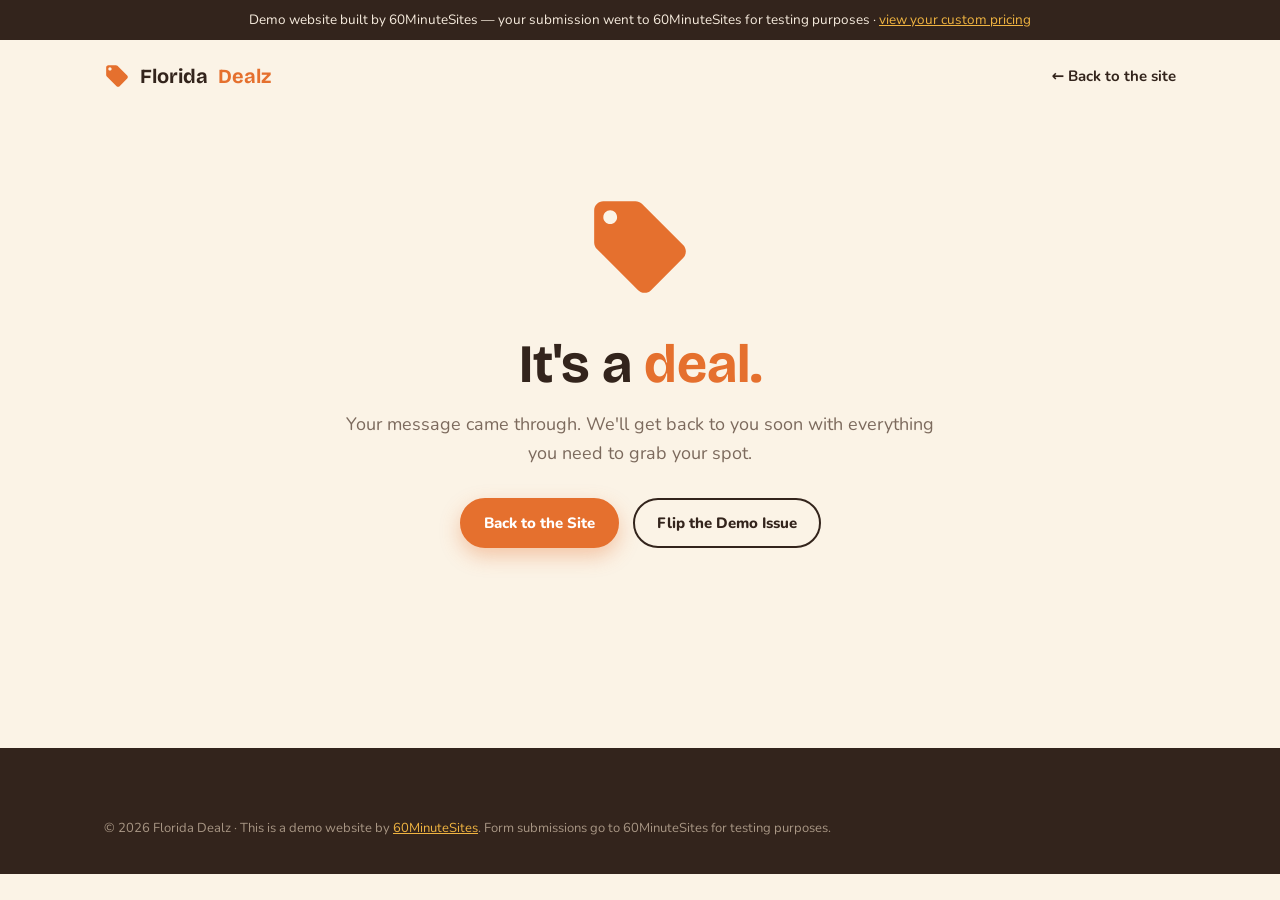
<file: thank-you.html>
<!DOCTYPE html>
<html lang="en">
<head>
  <meta charset="UTF-8">
  <meta name="viewport" content="width=device-width, initial-scale=1.0">
  <title>Message Received — Florida Dealz</title>
  <meta name="robots" content="noindex">
  <link rel="icon" href="data:image/svg+xml,%3Csvg xmlns='http://www.w3.org/2000/svg' viewBox='0 0 24 24'%3E%3Cpath fill='%23E5702E' d='M21.41 11.58l-9-9C12.05 2.22 11.55 2 11 2H4c-1.1 0-2 .9-2 2v7c0 .55.22 1.05.59 1.42l9 9c.36.36.86.58 1.41.58s1.05-.22 1.41-.59l7-7c.37-.36.59-.86.59-1.41 0-.55-.22-1.06-.59-1.42zM5.5 7C4.67 7 4 6.33 4 5.5S4.67 4 5.5 4 7 4.67 7 5.5 6.33 7 5.5 7z'/%3E%3C/svg%3E">
  <link rel="preconnect" href="https://fonts.googleapis.com">
  <link rel="preconnect" href="https://fonts.gstatic.com" crossorigin>
  <link href="https://fonts.googleapis.com/css2?family=Bricolage+Grotesque:wght@500;600;700;800&family=Nunito:ital,wght@0,400;0,600;0,700;0,800;1,400&display=swap" rel="stylesheet">
  <link rel="stylesheet" href="assets/style.css">
</head>
<body>

  <div class="demo-bar">
    Demo website built by 60MinuteSites — your submission went to 60MinuteSites for testing purposes · <a href="pricing.html">view your custom pricing</a>
  </div>

  <div class="wrap">
    <nav>
      <a class="nav-logo" href="index.html">
        <svg class="mark" viewBox="0 0 24 24" aria-hidden="true"><path d="M21.41 11.58l-9-9C12.05 2.22 11.55 2 11 2H4c-1.1 0-2 .9-2 2v7c0 .55.22 1.05.59 1.42l9 9c.36.36.86.58 1.41.58s1.05-.22 1.41-.59l7-7c.37-.36.59-.86.59-1.41 0-.55-.22-1.06-.59-1.42zM5.5 7C4.67 7 4 6.33 4 5.5S4.67 4 5.5 4 7 4.67 7 5.5 6.33 7 5.5 7z"/></svg>
        Florida <em>Dealz</em>
      </a>
      <div class="nav-links">
        <a href="index.html">← Back to the site</a>
      </div>
    </nav>
  </div>

  <main class="thanks">
    <svg class="cat-big" viewBox="0 0 24 24" aria-hidden="true"><path d="M21.41 11.58l-9-9C12.05 2.22 11.55 2 11 2H4c-1.1 0-2 .9-2 2v7c0 .55.22 1.05.59 1.42l9 9c.36.36.86.58 1.41.58s1.05-.22 1.41-.59l7-7c.37-.36.59-.86.59-1.41 0-.55-.22-1.06-.59-1.42zM5.5 7C4.67 7 4 6.33 4 5.5S4.67 4 5.5 4 7 4.67 7 5.5 6.33 7 5.5 7z"/></svg>
    <h1>It's a <em>deal.</em></h1>
    <p>Your message came through. We'll get back to you soon with everything you need to grab your spot.</p>
    <div class="hero-ctas">
      <a href="index.html" class="btn btn-solid">Back to the Site</a>
      <a href="index.html#flipbook" class="btn btn-ghost">Flip the Demo Issue</a>
    </div>
  </main>

  <footer>
    <div class="wrap">
      <div class="footer-legal">
        <p>© 2026 Florida Dealz · This is a demo website by <a href="https://60minutesites.com" target="_blank" rel="noopener">60MinuteSites</a>. Form submissions go to 60MinuteSites for testing purposes.</p>
      </div>
    </div>
  </footer>

</body>
</html>
</file>
<file: assets/style.css>
/* ============================================================
   Florida Dealz — Tampa Bay's monthly deal flipbook
   Demo site by 60MinuteSites
   ============================================================ */

:root {
  --cream: #FBF3E6;
  --paper: #FFFDF8;
  --ink: #33241C;
  --muted: #7C6A5D;
  --orange: #E5702E;
  --orange-deep: #C4551D;
  --teal: #2E6E62;
  --teal-deep: #1E4F45;
  --gold: #F0B441;
  --line: #E9DCC6;
  --shadow: 0 18px 44px rgba(51, 36, 28, .14);
}

* { margin: 0; padding: 0; box-sizing: border-box; }

html { scroll-behavior: smooth; }

body {
  font-family: 'Nunito', system-ui, sans-serif;
  background: var(--cream);
  color: var(--ink);
  line-height: 1.6;
  font-size: 17px;
  overflow-x: hidden;
}

h1, h2, h3, .display {
  font-family: 'Bricolage Grotesque', 'Nunito', sans-serif;
  line-height: 1.08;
  font-weight: 700;
}

h1 em, h2 em { font-style: normal; color: var(--orange); }

a { color: var(--teal); }

img { max-width: 100%; }

.wrap { max-width: 1120px; margin: 0 auto; padding: 0 24px; }

section.wrap { padding-top: 84px; padding-bottom: 24px; }

/* ---------- demo bar ---------- */
.demo-bar {
  background: var(--ink);
  color: #F6EBDD;
  text-align: center;
  font-size: 13.5px;
  padding: 9px 16px;
}
.demo-bar a { color: var(--gold); }

/* ---------- nav ---------- */
nav {
  display: flex;
  align-items: center;
  justify-content: space-between;
  gap: 18px;
  padding: 20px 0 10px;
  flex-wrap: wrap;
}
.nav-logo {
  display: inline-flex;
  align-items: center;
  gap: 10px;
  font-family: 'Bricolage Grotesque', sans-serif;
  font-weight: 700;
  font-size: 20px;
  color: var(--ink);
  text-decoration: none;
}
.nav-logo em { font-style: normal; color: var(--orange); }
.nav-logo svg.mark { width: 26px; height: 26px; fill: var(--orange); flex: none; }
.nav-links {
  display: flex;
  align-items: center;
  gap: 22px;
  flex-wrap: wrap;
}
.nav-links a {
  color: var(--ink);
  text-decoration: none;
  font-weight: 700;
  font-size: 15px;
}
.nav-links a:hover { color: var(--orange-deep); }
.nav-links a.nav-phone { color: var(--orange-deep); }
.hero-phone { margin-top: 18px; font-weight: 700; font-size: 16.5px; }
.hero-phone a { color: var(--orange-deep); text-decoration: none; border-bottom: 2px solid var(--gold); }

/* ---------- buttons ---------- */
.btn {
  display: inline-block;
  border-radius: 999px;
  padding: 11px 22px;
  font-weight: 800;
  font-size: 15px;
  text-decoration: none;
  border: 2px solid var(--ink);
  color: var(--ink);
  background: transparent;
  cursor: pointer;
  font-family: 'Nunito', sans-serif;
  transition: transform .15s ease, box-shadow .15s ease;
}
.btn:hover { transform: translateY(-2px); }
.btn-solid {
  background: var(--orange);
  border-color: var(--orange);
  color: #fff;
  box-shadow: 0 8px 20px rgba(229, 112, 46, .35);
}
.btn-solid:hover { background: var(--orange-deep); border-color: var(--orange-deep); }
.btn-teal {
  background: var(--teal);
  border-color: var(--teal);
  color: #fff;
  box-shadow: 0 8px 20px rgba(46, 110, 98, .3);
}
.btn-teal:hover { background: var(--teal-deep); border-color: var(--teal-deep); }
.btn-ghost { background: transparent; }
.btn-lg { padding: 14px 30px; font-size: 16.5px; }

/* ---------- hero ---------- */
.hero {
  display: grid;
  grid-template-columns: 1.15fr .85fr;
  gap: 48px;
  align-items: center;
  padding-top: 56px;
  padding-bottom: 48px;
}
.eyebrow {
  display: inline-block;
  font-size: 13px;
  font-weight: 800;
  letter-spacing: .14em;
  text-transform: uppercase;
  color: var(--teal);
  background: rgba(46, 110, 98, .1);
  border: 1px solid rgba(46, 110, 98, .25);
  padding: 6px 14px;
  border-radius: 999px;
  margin-bottom: 20px;
}
.hero h1 { font-size: clamp(40px, 5.6vw, 66px); margin-bottom: 18px; }
.tagline {
  font-family: 'Bricolage Grotesque', sans-serif;
  font-size: clamp(19px, 2.2vw, 24px);
  font-weight: 600;
  color: var(--teal-deep);
  margin-bottom: 14px;
}
.sub { color: var(--muted); max-width: 54ch; margin-bottom: 28px; }
.hero-ctas { display: flex; gap: 14px; flex-wrap: wrap; }

/* hero cover mock */
.cover-mock-zone { position: relative; display: flex; justify-content: center; }
.cover-mock {
  width: min(300px, 78vw);
  aspect-ratio: 3 / 4.1;
  background: linear-gradient(160deg, var(--teal) 0%, var(--teal-deep) 70%);
  border-radius: 6px 14px 14px 6px;
  box-shadow: var(--shadow), inset 4px 0 0 rgba(255,255,255,.14);
  transform: rotate(3deg);
  padding: 22px 20px;
  color: #F6EFE2;
  position: relative;
  overflow: hidden;
}
.cover-mock::after {
  content: '';
  position: absolute;
  left: 8px; top: 0; bottom: 0;
  width: 2px;
  background: rgba(255,255,255,.25);
}
.cover-mock .masthead {
  font-family: 'Bricolage Grotesque', sans-serif;
  font-size: 30px;
  font-weight: 800;
  line-height: 1.05;
}
.cover-mock .masthead span { color: var(--gold); }
.cover-mock .issue {
  font-size: 12px;
  letter-spacing: .12em;
  text-transform: uppercase;
  opacity: .85;
  margin-top: 6px;
}
.cover-mock svg.cat-big {
  width: 62%;
  fill: rgba(240, 180, 65, .95);
  display: block;
  margin: 26px auto 0;
}
.cover-mock .cover-strip {
  position: absolute;
  left: 0; right: 0; bottom: 0;
  background: var(--gold);
  color: var(--ink);
  font-weight: 800;
  font-size: 12.5px;
  text-align: center;
  padding: 9px 12px;
}
.cover-badge {
  position: absolute;
  top: -14px; right: 4%;
  background: var(--orange);
  color: #fff;
  font-weight: 800;
  font-size: 13px;
  border-radius: 999px;
  padding: 8px 16px;
  transform: rotate(-4deg);
  box-shadow: 0 8px 18px rgba(196, 85, 29, .4);
}
.cover-badge-2 {
  position: absolute;
  bottom: 20%;
  left: 0;
  background: var(--paper);
  border: 1px solid var(--line);
  color: var(--ink);
  font-weight: 700;
  font-size: 13px;
  border-radius: 12px;
  padding: 10px 14px;
  box-shadow: var(--shadow);
  transform: rotate(-3deg);
}

/* ---------- marquee ---------- */
.marquee {
  overflow: hidden;
  background: var(--ink);
  color: var(--cream);
  padding: 12px 0;
  white-space: nowrap;
}
.marquee-inner { display: inline-flex; animation: scroll 26s linear infinite; }
.marquee-inner span {
  font-family: 'Bricolage Grotesque', sans-serif;
  font-weight: 600;
  font-size: 15px;
  letter-spacing: .06em;
  padding-right: 28px;
}
.marquee-inner b { color: var(--gold); font-weight: 600; padding: 0 8px; }
@keyframes scroll { to { transform: translateX(-50%); } }

/* ---------- section heads ---------- */
.section-head { max-width: 640px; margin-bottom: 40px; }
.section-head h2 { font-size: clamp(30px, 4vw, 44px); margin-bottom: 12px; }
.section-head p { color: var(--muted); }
.section-head.center { margin-left: auto; margin-right: auto; text-align: center; }

/* ============================================================
   FLIPBOOK
   ============================================================ */
.flipbook-zone {
  background: linear-gradient(180deg, rgba(46,110,98,.08), rgba(46,110,98,0) 70%);
  border-top: 1px solid var(--line);
  border-bottom: 1px solid var(--line);
  padding: 72px 0 64px;
}
.fb-wrap { position: relative; }
.fb-fit { display: flex; justify-content: center; overflow: visible; }
.fb-stage {
  width: 680px;
  height: 470px;
  perspective: 2400px;
  transform-origin: top center;
  position: relative;
  flex: none;
}
.book {
  position: absolute;
  inset: 0;
  transform-style: preserve-3d;
  transition: transform .95s cubic-bezier(.45, .1, .2, 1);
}
.book.at-start { transform: translateX(-25%); }
.book.at-end   { transform: translateX(25%); }

.leaf {
  position: absolute;
  left: 50%;
  top: 0;
  width: 50%;
  height: 100%;
  transform-style: preserve-3d;
  transform-origin: left center;
  transition: transform .95s cubic-bezier(.45, .1, .2, 1);
}
.leaf.flipped { transform: rotateY(-180deg); }

.face {
  position: absolute;
  inset: 0;
  backface-visibility: hidden;
  -webkit-backface-visibility: hidden;
  background: var(--paper);
  border: 1px solid var(--line);
  overflow: hidden;
  display: flex;
  flex-direction: column;
}
.face.front { border-radius: 0 10px 10px 0; box-shadow: inset 6px 0 14px -8px rgba(51,36,28,.28); }
.face.back  {
  transform: rotateY(180deg);
  border-radius: 10px 0 0 10px;
  box-shadow: inset -6px 0 14px -8px rgba(51,36,28,.28);
}

/* page chrome */
.page-num {
  position: absolute;
  bottom: 8px;
  font-size: 10.5px;
  color: var(--muted);
  letter-spacing: .08em;
}
.face.front .page-num { right: 12px; }
.face.back  .page-num { left: 12px; }

.sample-tag {
  position: absolute;
  top: 12px;
  right: -34px;
  transform: rotate(38deg);
  background: var(--ink);
  color: var(--gold);
  font-size: 9.5px;
  font-weight: 800;
  letter-spacing: .14em;
  padding: 4px 38px;
  z-index: 3;
}

/* cover page */
.pg-cover {
  background: linear-gradient(165deg, var(--teal) 0%, var(--teal-deep) 75%);
  color: #F6EFE2;
  padding: 26px 22px 0;
  text-align: center;
}
.pg-cover .masthead {
  font-family: 'Bricolage Grotesque', sans-serif;
  font-size: 34px;
  font-weight: 800;
  line-height: 1.02;
}
.pg-cover .masthead span { color: var(--gold); }
.pg-cover .issue {
  font-size: 11px;
  letter-spacing: .16em;
  text-transform: uppercase;
  opacity: .85;
  margin-top: 8px;
}
.pg-cover svg.cat-big { width: 52%; fill: rgba(240,180,65,.95); margin: 18px auto 0; }

/* cover sponsor sample ad (flipbook cover + hero mock) */
.cover-ad {
  background: var(--paper);
  color: var(--ink);
  border-radius: 10px;
  width: 88%;
  margin: 18px auto 0;
  padding: 14px 12px;
  text-align: center;
  box-shadow: 0 10px 24px rgba(0,0,0,.28);
}
.cover-ad .cover-ad-chip {
  display: inline-block;
  background: var(--gold);
  color: var(--ink);
  font-size: 9px;
  font-weight: 800;
  letter-spacing: .14em;
  text-transform: uppercase;
  border-radius: 999px;
  padding: 3px 10px;
  margin-bottom: 8px;
}
.cover-ad .cover-ad-name {
  font-family: 'Bricolage Grotesque', sans-serif;
  font-weight: 800;
  font-size: 19px;
  line-height: 1.1;
}
.cover-ad .cover-ad-offer {
  color: var(--orange-deep);
  font-weight: 800;
  font-size: 15px;
  margin-top: 3px;
}
.cover-ad .cover-ad-sub {
  color: var(--muted);
  font-size: 10.5px;
  margin-top: 5px;
}
.pg-cover .cover-strip {
  margin-top: auto;
  background: var(--gold);
  color: var(--ink);
  font-weight: 800;
  font-size: 11.5px;
  padding: 9px 10px;
}

/* generic inner page */
.pg { padding: 24px 22px; }
.pg .pg-kicker {
  font-size: 10.5px;
  font-weight: 800;
  letter-spacing: .16em;
  text-transform: uppercase;
  color: var(--teal);
  margin-bottom: 8px;
}
.pg h4 {
  font-family: 'Bricolage Grotesque', sans-serif;
  font-size: 21px;
  line-height: 1.12;
  margin-bottom: 10px;
}
.pg p { font-size: 12.5px; color: var(--muted); line-height: 1.5; }
.pg ul { list-style: none; margin-top: 10px; }
.pg ul li {
  font-size: 12.5px;
  padding: 5px 0 5px 24px;
  position: relative;
  color: var(--ink);
}
.pg ul li::before {
  content: '';
  position: absolute;
  left: 0; top: 7px;
  width: 13px; height: 13px;
  background: var(--orange);
  -webkit-mask: url("data:image/svg+xml,%3Csvg xmlns='http://www.w3.org/2000/svg' viewBox='0 0 24 24'%3E%3Cpath d='M21.41 11.58l-9-9C12.05 2.22 11.55 2 11 2H4c-1.1 0-2 .9-2 2v7c0 .55.22 1.05.59 1.42l9 9c.36.36.86.58 1.41.58s1.05-.22 1.41-.59l7-7c.37-.36.59-.86.59-1.41 0-.55-.22-1.06-.59-1.42zM5.5 7C4.67 7 4 6.33 4 5.5S4.67 4 5.5 4 7 4.67 7 5.5 6.33 7 5.5 7z'/%3E%3C/svg%3E") center/contain no-repeat;
          mask: url("data:image/svg+xml,%3Csvg xmlns='http://www.w3.org/2000/svg' viewBox='0 0 24 24'%3E%3Cpath d='M21.41 11.58l-9-9C12.05 2.22 11.55 2 11 2H4c-1.1 0-2 .9-2 2v7c0 .55.22 1.05.59 1.42l9 9c.36.36.86.58 1.41.58s1.05-.22 1.41-.59l7-7c.37-.36.59-.86.59-1.41 0-.55-.22-1.06-.59-1.42zM5.5 7C4.67 7 4 6.33 4 5.5S4.67 4 5.5 4 7 4.67 7 5.5 6.33 7 5.5 7z'/%3E%3C/svg%3E") center/contain no-repeat;
}

/* sample ad pages */
.pg-ad { padding: 22px 20px; text-align: center; justify-content: center; }
.pg-ad .ad-logo {
  font-family: 'Bricolage Grotesque', sans-serif;
  font-weight: 800;
  font-size: 22px;
  line-height: 1.1;
  margin-bottom: 4px;
}
.pg-ad .ad-tag { font-size: 11.5px; color: var(--muted); margin-bottom: 12px; }
.pg-ad .ad-art {
  border-radius: 10px;
  padding: 16px 10px;
  margin-bottom: 12px;
  color: #fff;
}
.pg-ad .ad-art .big {
  font-family: 'Bricolage Grotesque', sans-serif;
  font-size: 30px;
  font-weight: 800;
  line-height: 1;
}
.pg-ad .ad-art .small { font-size: 11.5px; font-weight: 700; opacity: .92; margin-top: 4px; }
.coupon {
  border: 2px dashed var(--orange);
  border-radius: 10px;
  padding: 9px 10px;
  font-size: 11px;
  font-weight: 800;
  color: var(--orange-deep);
  letter-spacing: .04em;
  text-transform: uppercase;
}
.pg-ad .ad-contact { font-size: 11px; color: var(--muted); margin-top: 10px; }

/* adopt page */
.adopt-cards { display: grid; grid-template-columns: 1fr 1fr; gap: 10px; margin-top: 14px; }
.adopt-card {
  background: var(--cream);
  border: 1px solid var(--line);
  border-radius: 10px;
  padding: 12px 8px;
  text-align: center;
}
.adopt-card svg { width: 44px; fill: var(--teal); display: block; margin: 0 auto 6px; }
.adopt-card.orange svg { fill: var(--orange); }
.adopt-card .name { font-weight: 800; font-size: 13px; }
.adopt-card .desc { font-size: 10.5px; color: var(--muted); line-height: 1.35; }

/* half-page demo */
.half-stack { display: flex; flex-direction: column; gap: 10px; height: 100%; }
.half-ad {
  flex: 1;
  border-radius: 10px;
  padding: 14px 12px;
  text-align: center;
  display: flex;
  flex-direction: column;
  justify-content: center;
  color: #fff;
}
.half-ad .h-name { font-family: 'Bricolage Grotesque', sans-serif; font-weight: 800; font-size: 17px; }
.half-ad .h-offer { font-size: 11.5px; font-weight: 700; opacity: .95; margin-top: 2px; }

/* back cover */
.pg-backcover {
  background: linear-gradient(165deg, var(--orange) 0%, var(--orange-deep) 80%);
  color: #fff;
  padding: 30px 22px;
  text-align: center;
  justify-content: center;
}
.pg-backcover h4 {
  font-family: 'Bricolage Grotesque', sans-serif;
  font-size: 25px;
  line-height: 1.1;
  margin-bottom: 10px;
}
.pg-backcover p { font-size: 12.5px; opacity: .93; }
.qr-mock {
  width: 74px; height: 74px;
  margin: 16px auto 8px;
  background:
    conic-gradient(from 0deg, #fff 25%, transparent 0 50%, #fff 0 75%, transparent 0) 0 0/24px 24px,
    #fff3;
  border: 4px solid #fff;
  border-radius: 8px;
}
.pg-backcover .qr-cap { font-size: 10.5px; letter-spacing: .1em; text-transform: uppercase; }

/* controls */
.fb-controls {
  display: flex;
  align-items: center;
  justify-content: center;
  gap: 18px;
  margin-top: 30px;
}
.fb-btn {
  width: 48px; height: 48px;
  border-radius: 50%;
  border: 2px solid var(--ink);
  background: var(--paper);
  font-size: 19px;
  font-weight: 800;
  color: var(--ink);
  cursor: pointer;
  transition: all .15s ease;
  line-height: 1;
}
.fb-btn:hover:not(:disabled) { background: var(--orange); border-color: var(--orange); color: #fff; }
.fb-btn:disabled { opacity: .3; cursor: default; }
.fb-counter { font-weight: 800; font-size: 14px; min-width: 110px; text-align: center; }
.fb-hint { text-align: center; color: var(--muted); font-size: 13.5px; margin-top: 12px; }

/* hotspots */
.fb-hot {
  position: absolute;
  top: 0; bottom: 0;
  width: 50%;
  cursor: pointer;
  z-index: 50;
  background: transparent;
  border: 0;
}
.fb-hot.left { left: 0; }
.fb-hot.right { right: 0; }

/* ---------- cards ---------- */
.cards { display: grid; grid-template-columns: repeat(3, 1fr); gap: 22px; }
.card {
  background: var(--paper);
  border: 1px solid var(--line);
  border-radius: 18px;
  padding: 28px 26px;
  box-shadow: 0 8px 24px rgba(51,36,28,.05);
}
.card .num {
  font-family: 'Bricolage Grotesque', sans-serif;
  font-weight: 800;
  color: var(--orange);
  font-size: 14px;
  letter-spacing: .1em;
  margin-bottom: 12px;
}
.card h3 { font-size: 21px; margin-bottom: 10px; }
.card p { color: var(--muted); font-size: 15.5px; }

/* ---------- rates ---------- */
.rates-note {
  display: inline-block;
  background: rgba(240, 180, 65, .18);
  border: 1px solid rgba(240, 180, 65, .5);
  color: #8A6410;
  font-weight: 800;
  font-size: 13.5px;
  border-radius: 999px;
  padding: 7px 16px;
  margin-bottom: 26px;
}
.rates { display: grid; grid-template-columns: repeat(4, 1fr); gap: 18px; }
.rate {
  background: var(--paper);
  border: 1px solid var(--line);
  border-radius: 18px;
  padding: 26px 22px;
  display: flex;
  flex-direction: column;
  position: relative;
}
.rate.premium { border: 2px solid var(--teal); box-shadow: 0 12px 30px rgba(46,110,98,.14); }
.rate .flag {
  position: absolute;
  top: -13px; left: 20px;
  background: var(--teal);
  color: #fff;
  font-size: 11.5px;
  font-weight: 800;
  letter-spacing: .08em;
  text-transform: uppercase;
  border-radius: 999px;
  padding: 5px 12px;
}
.rate h3 { font-size: 18px; margin-bottom: 6px; }
.rate .price {
  font-family: 'Bricolage Grotesque', sans-serif;
  font-size: 34px;
  font-weight: 800;
  color: var(--ink);
}
.rate .price small { font-size: 14px; color: var(--muted); font-weight: 600; }
.rate ul { list-style: none; margin: 14px 0 20px; flex: 1; }
.rate ul li {
  font-size: 14px;
  padding: 5px 0 5px 24px;
  position: relative;
  color: var(--ink);
}
.rate ul li::before {
  content: '✓';
  position: absolute;
  left: 0;
  color: var(--teal);
  font-weight: 800;
}
.rate .btn { text-align: center; }

.rate-perks {
  margin-top: 30px;
  background: var(--paper);
  border: 1px solid var(--line);
  border-radius: 18px;
  padding: 22px 26px;
  display: flex;
  gap: 12px 34px;
  flex-wrap: wrap;
  align-items: center;
}
.rate-perks .perk {
  display: inline-flex;
  align-items: center;
  gap: 10px;
  font-weight: 700;
  font-size: 14.5px;
}
.rate-perks .perk svg { width: 20px; height: 20px; fill: var(--orange); flex: none; }

/* ---------- coverage ---------- */
.coverage {
  background: var(--teal-deep);
  color: #EAF3EF;
  border-radius: 26px;
  padding: 52px 48px;
  display: grid;
  grid-template-columns: 1fr 1fr;
  gap: 40px;
  align-items: center;
}
.coverage h2 { font-size: clamp(28px, 3.6vw, 40px); margin-bottom: 14px; color: #fff; }
.coverage h2 em { color: var(--gold); font-style: normal; }
.coverage p { color: #C4D8D0; font-size: 15.5px; }
.county-list { display: flex; flex-direction: column; gap: 12px; }
.county {
  display: flex;
  align-items: center;
  gap: 14px;
  background: rgba(255,255,255,.07);
  border: 1px solid rgba(255,255,255,.14);
  border-radius: 14px;
  padding: 14px 18px;
}
.county .badge {
  flex: none;
  font-size: 11px;
  font-weight: 800;
  letter-spacing: .08em;
  text-transform: uppercase;
  border-radius: 999px;
  padding: 5px 12px;
  background: var(--gold);
  color: var(--ink);
}
.county.soon .badge { background: rgba(255,255,255,.18); color: #EAF3EF; }
.county .cname { font-weight: 800; font-size: 16px; color: #fff; }
.county .cdesc { font-size: 13px; color: #C4D8D0; }

/* ---------- about ---------- */
.about-grid {
  display: grid;
  grid-template-columns: .9fr 1.1fr;
  gap: 48px;
  align-items: center;
}
.about-art {
  background: var(--paper);
  border: 1px solid var(--line);
  border-radius: 24px;
  padding: 40px 30px;
  text-align: center;
  box-shadow: var(--shadow);
}
.about-art svg.cat-big { width: 46%; fill: var(--teal); }
.about-stats { display: grid; grid-template-columns: 1fr 1fr; gap: 12px; margin-top: 26px; }
.ig-title { font-family: 'Bricolage Grotesque', sans-serif; font-weight: 700; font-size: 17px; margin-bottom: 18px; }
.ig-row { display: grid; grid-template-columns: 96px 1fr 36px; align-items: center; gap: 10px; margin-bottom: 10px; }
.ig-label { font-size: 12px; font-weight: 800; text-align: right; color: var(--muted); }
.ig-track { background: var(--cream); border: 1px solid var(--line); border-radius: 999px; height: 18px; overflow: hidden; }
.ig-bar { height: 100%; border-radius: 999px; }
.ig-bar-print { background: linear-gradient(90deg, #8A7264, #6B584C); }
.ig-bar-digital { background: linear-gradient(90deg, var(--orange), var(--gold)); }
.ig-val { font-size: 12px; font-weight: 800; color: var(--ink); text-align: left; }
.ig-note { font-size: 12px; color: var(--muted); margin-top: 6px; }
.stat {
  background: var(--cream);
  border: 1px solid var(--line);
  border-radius: 12px;
  padding: 12px 8px;
}
.stat b { display: block; font-family: 'Bricolage Grotesque', sans-serif; font-size: 18px; color: var(--orange-deep); }
.stat span { font-size: 12px; color: var(--muted); font-weight: 700; }
.big-quote {
  font-family: 'Bricolage Grotesque', sans-serif;
  font-size: clamp(22px, 2.6vw, 30px);
  font-weight: 600;
  line-height: 1.25;
  margin-bottom: 18px;
}
.big-quote strong { color: var(--teal); }
.about-copy p { color: var(--muted); margin-bottom: 14px; }
.about-copy .sig { font-weight: 800; color: var(--ink); }

/* ---------- contact ---------- */
.contact-grid {
  display: grid;
  grid-template-columns: .85fr 1.15fr;
  gap: 48px;
  align-items: start;
}
.contact-side p { color: var(--muted); margin-bottom: 14px; }
.contact-form {
  background: var(--paper);
  border: 1px solid var(--line);
  border-radius: 22px;
  padding: 32px 30px;
  display: grid;
  grid-template-columns: 1fr 1fr;
  gap: 18px;
  box-shadow: var(--shadow);
}
.contact-form .full { grid-column: 1 / -1; }
.contact-form label {
  display: block;
  font-weight: 800;
  font-size: 13.5px;
  margin-bottom: 6px;
}
.contact-form input,
.contact-form select,
.contact-form textarea {
  width: 100%;
  border: 1.5px solid var(--line);
  border-radius: 10px;
  background: #fff;
  padding: 11px 13px;
  font-family: 'Nunito', sans-serif;
  font-size: 15px;
  color: var(--ink);
}
.contact-form input:focus,
.contact-form select:focus,
.contact-form textarea:focus {
  outline: none;
  border-color: var(--teal);
  box-shadow: 0 0 0 3px rgba(46,110,98,.14);
}
.contact-form textarea { min-height: 110px; resize: vertical; }
.form-disclaimer { font-size: 12.5px; color: var(--muted); }
.notify-form { display: flex; gap: 10px; flex-wrap: wrap; }
.notify-form input[type=email] {
  flex: 1;
  min-width: 200px;
  border: 1.5px solid var(--line);
  border-radius: 999px;
  padding: 11px 18px;
  font-family: 'Nunito', sans-serif;
  font-size: 15px;
}

/* ---------- pricing page ---------- */
.pricing-hero { padding-top: 60px; padding-bottom: 30px; max-width: 760px; }
.pricing-hero h1 { font-size: clamp(38px, 5vw, 58px); margin-bottom: 16px; }
.pricing-hero p { color: var(--muted); font-size: 18px; }
.plans { display: grid; grid-template-columns: 1fr 1fr; gap: 24px; max-width: 860px; }
.plan {
  background: var(--paper);
  border: 1px solid var(--line);
  border-radius: 22px;
  padding: 34px 32px;
  position: relative;
  display: flex;
  flex-direction: column;
}
.plan.featured { border: 2px solid var(--orange); box-shadow: 0 16px 40px rgba(229,112,46,.16); }
.plan .flag {
  position: absolute;
  top: -14px; left: 26px;
  background: var(--orange);
  color: #fff;
  font-size: 12px;
  font-weight: 800;
  letter-spacing: .08em;
  text-transform: uppercase;
  border-radius: 999px;
  padding: 6px 14px;
}
.plan h3 { font-size: 22px; margin-bottom: 8px; }
.plan .price { font-family: 'Bricolage Grotesque', sans-serif; font-size: 42px; font-weight: 800; }
.plan .price small { font-size: 16px; color: var(--muted); font-weight: 600; }
.plan ul { list-style: none; margin: 18px 0 26px; flex: 1; }
.plan ul li {
  padding: 6px 0 6px 26px;
  position: relative;
  font-size: 15.5px;
}
.plan ul li::before {
  content: '✓';
  position: absolute;
  left: 0;
  color: var(--teal);
  font-weight: 800;
}
.plan .btn { text-align: center; }
.pricing-note { margin-top: 30px; color: var(--muted); font-size: 15px; max-width: 640px; }

/* ---------- thank-you ---------- */
.thanks {
  max-width: 640px;
  margin: 0 auto;
  padding: 90px 24px 110px;
  text-align: center;
}
.thanks svg.cat-big { width: 110px; fill: var(--orange); margin-bottom: 26px; }
.thanks h1 { font-size: clamp(36px, 5vw, 54px); margin-bottom: 16px; }
.thanks p { color: var(--muted); font-size: 18px; margin-bottom: 30px; }
.thanks .hero-ctas { justify-content: center; }

/* ---------- footer ---------- */
footer {
  background: var(--ink);
  color: #D8C9B8;
  margin-top: 90px;
  padding: 48px 0 36px;
}
footer .nav-logo { color: #F6EBDD; }
footer .nav-logo svg.mark { fill: var(--gold); }
footer .nav-logo em { color: var(--gold); }
.footer-grid {
  display: flex;
  align-items: center;
  justify-content: space-between;
  gap: 20px;
  flex-wrap: wrap;
  padding-bottom: 26px;
  border-bottom: 1px solid rgba(255,255,255,.12);
}
.footer-links { display: flex; gap: 22px; flex-wrap: wrap; }
.footer-links a { color: #D8C9B8; text-decoration: none; font-size: 14.5px; font-weight: 700; }
.footer-links a:hover { color: var(--gold); }
.footer-legal { padding-top: 22px; font-size: 13px; color: #A89684; }
.footer-legal a { color: var(--gold); }

/* ---------- responsive ---------- */
@media (max-width: 960px) {
  .hero { grid-template-columns: 1fr; gap: 40px; }
  .cards { grid-template-columns: 1fr; }
  .rates { grid-template-columns: 1fr 1fr; }
  .coverage { grid-template-columns: 1fr; padding: 40px 30px; }
  .about-grid, .contact-grid { grid-template-columns: 1fr; }
  .plans { grid-template-columns: 1fr; }
}
@media (max-width: 560px) {
  .rates { grid-template-columns: 1fr; }
  .contact-form { grid-template-columns: 1fr; }
  .nav-links { gap: 14px; font-size: 14px; }
  section.wrap { padding-top: 64px; }
}
</file>
